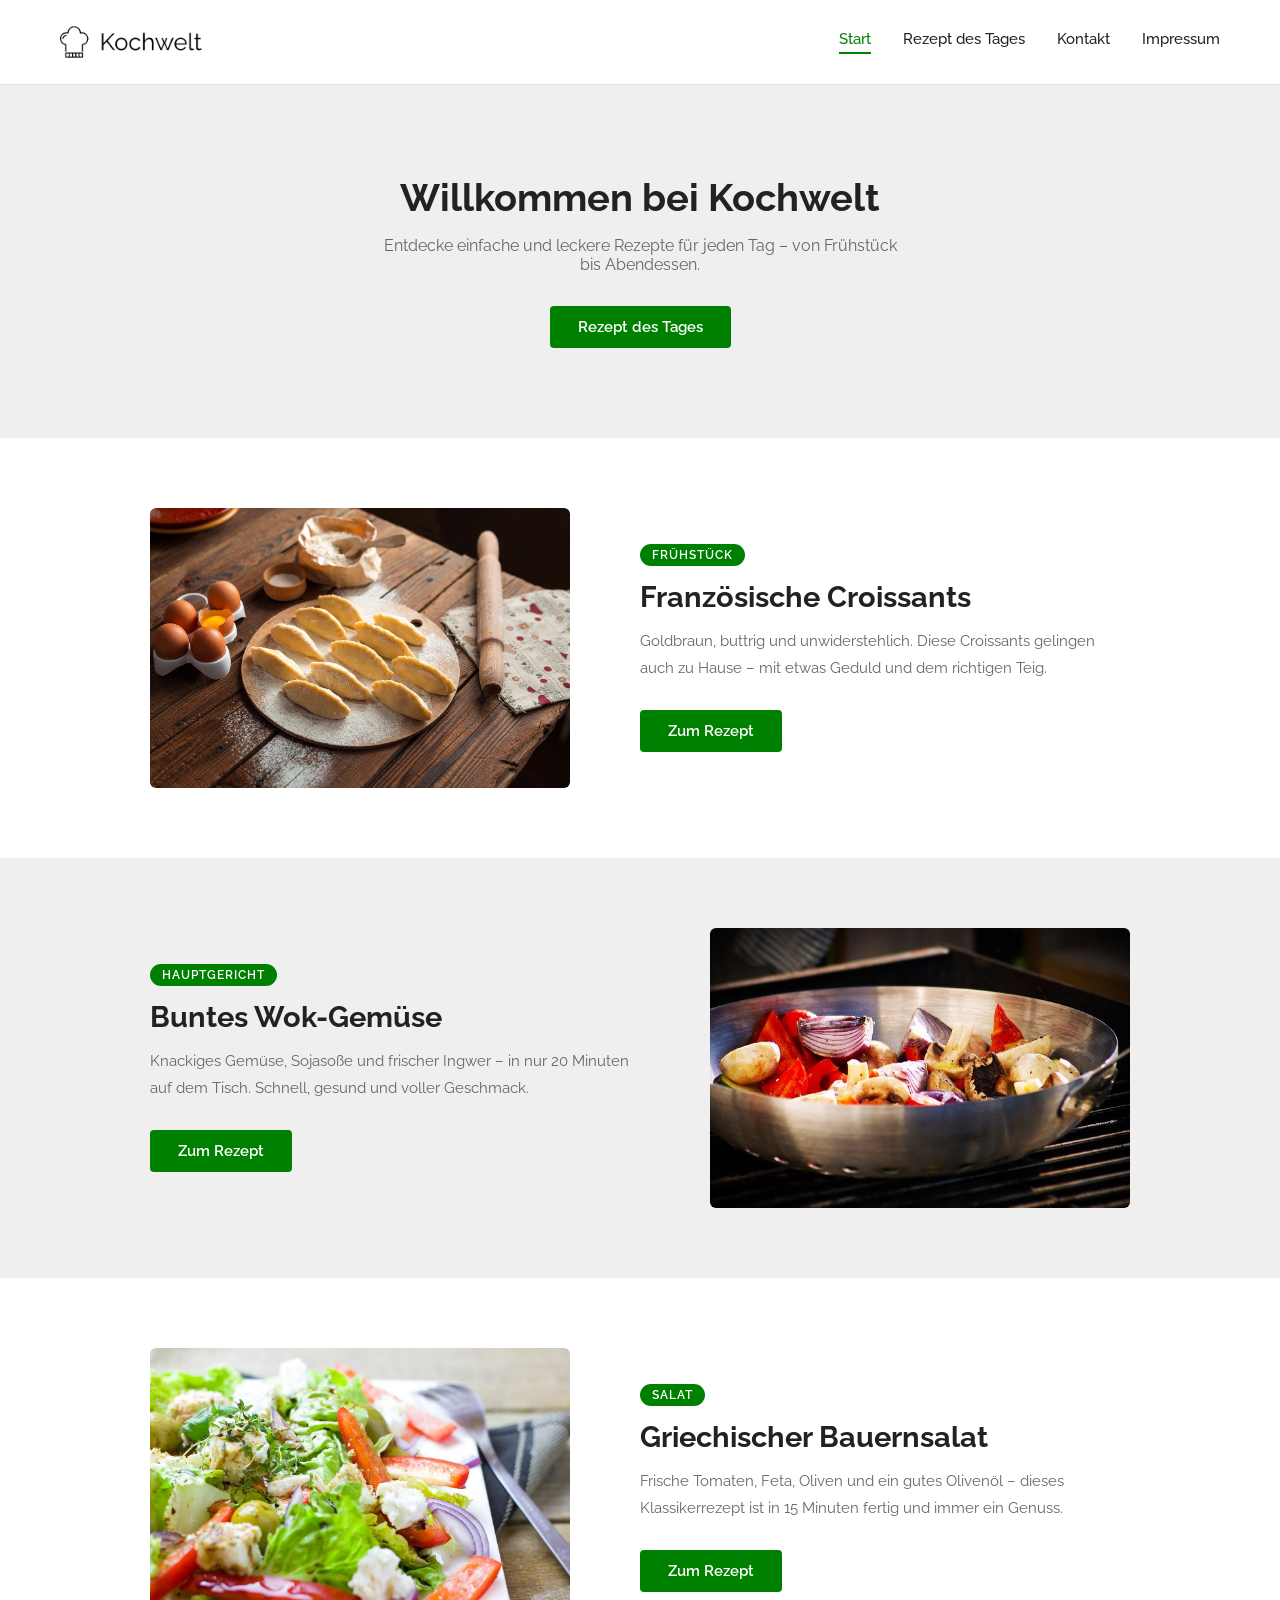
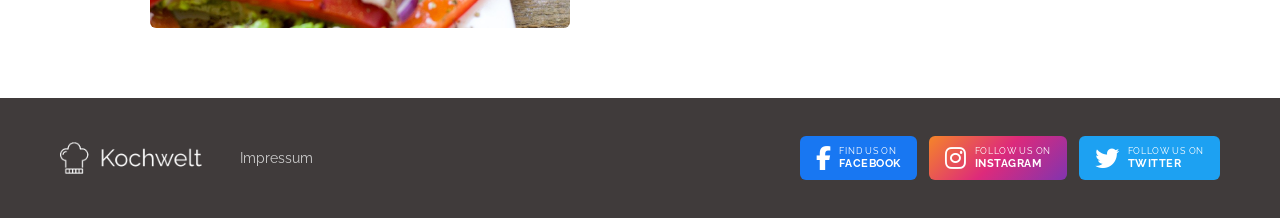
<file: index.html>
<!DOCTYPE html>
<html lang="de">
<head>
  <meta charset="UTF-8" />
  <meta name="viewport" content="width=device-width, initial-scale=1.0" />
  <title>Kochwelt – Startseite</title>
  <link rel="stylesheet" href="style.css" />
  <link rel="icon" type="image/x-icon" href="img/logo_small.png">
  <link rel="stylesheet" href="https://cdnjs.cloudflare.com/ajax/libs/font-awesome/6.5.0/css/all.min.css" />
</head>
<body>

  <!-- HEADER -->
  <header>
    <a href="index.html" class="logo">
      <img src="img/logo.png" alt="Kochwelt Logo" />
    </a>
    <button class="nav-toggle" aria-label="Menü öffnen" onclick="this.closest('header').querySelector('nav').classList.toggle('open')">
      <span></span>
      <span></span>
      <span></span>
    </button>
    <nav>
      <a href="index.html" class="active">Start</a>
      <a href="rezept-croissant.html">Rezept des Tages</a>
      <a href="kontakt.html">Kontakt</a>
      <a href="impressum.html">Impressum</a>
    </nav>
  </header>

  <!-- HERO -->
  <section class="hero">
    <div class="hero-content fly-up">
      <h1>Willkommen bei Kochwelt</h1>
      <p>Entdecke einfache und leckere Rezepte für jeden Tag – von Frühstück bis Abendessen.</p>
      <a href="rezept-croissant.html" class="btn-green">Rezept des Tages</a>
    </div>
  </section>

  <!-- REZEPT 1 — Bild links, Text rechts -->
  <section class="showcase-section bg-white">
    <div class="showcase fly-left">
      <img src="img/croissant.jpg" alt="Französische Croissants" />
      <div class="showcase-text">
        <span class="showcase-tag">Frühstück</span>
        <h2>Französische Croissants</h2>
        <p>Goldbraun, buttrig und unwiderstehlich. Diese Croissants gelingen auch zu Hause – mit etwas Geduld und dem richtigen Teig.</p>
        <a href="rezept-croissant.html" class="btn-green">Zum Rezept</a>
      </div>
    </div>
  </section>

  <!-- REZEPT 2 — Text links, Bild rechts -->
  <section class="showcase-section bg-gray">
    <div class="showcase showcase-reverse fly-right">
      <img src="img/wok.jpg" alt="Buntes Wok-Gemüse" />
      <div class="showcase-text">
        <span class="showcase-tag">Hauptgericht</span>
        <h2>Buntes Wok-Gemüse</h2>
        <p>Knackiges Gemüse, Sojasoße und frischer Ingwer – in nur 20 Minuten auf dem Tisch. Schnell, gesund und voller Geschmack.</p>
        <a href="rezept-wok.html" class="btn-green">Zum Rezept</a>
      </div>
    </div>
  </section>

  <!-- REZEPT 3 — Bild links, Text rechts -->
  <section class="showcase-section bg-white">
    <div class="showcase fly-left">
      <img src="img/salad.jpg" alt="Griechischer Bauernsalat" />
      <div class="showcase-text">
        <span class="showcase-tag">Salat</span>
        <h2>Griechischer Bauernsalat</h2>
        <p>Frische Tomaten, Feta, Oliven und ein gutes Olivenöl – dieses Klassikerrezept ist in 15 Minuten fertig und immer ein Genuss.</p>
        <a href="rezept-bauernsalat.html" class="btn-green">Zum Rezept</a>
      </div>
    </div>
  </section>

  <!-- FOOTER -->
  <footer>
    <div class="footer-left">
      <a href="index.html" class="logo">
        <img src="img/logo.png" alt="Kochwelt Logo" />
      </a>
      <a href="impressum.html" class="footer-impressum">Impressum</a>
    </div>
    <div class="social-links">
      <a href="https://www.facebook.com/?locale=de_DE" target="_blank" class="social-btn facebook">
        <i class="fa-brands fa-facebook-f"></i>
        <div><span class="find-text">Find us on</span>Facebook</div>
      </a>
      <a href="https://www.instagram.com/" target="_blank" class="social-btn instagram">
        <i class="fa-brands fa-instagram"></i>
        <div><span class="find-text">Follow us on</span>Instagram</div>
      </a>
      <a href="https://x.com/?lang=de" target="_blank" class="social-btn twitter">
        <i class="fa-brands fa-twitter"></i>
        <div><span class="find-text">Follow us on</span>Twitter</div>
      </a>
    </div>
  </footer>

  <script>
    const observer = new IntersectionObserver((entries) => {
      entries.forEach(entry => {
        if (entry.isIntersecting) entry.target.classList.add('visible');
      });
    }, { threshold: 0.15 });

    document.querySelectorAll('.fly-left, .fly-right, .fly-up').forEach(el => {
      observer.observe(el);
    });
  </script>

</body>
</html>
</file>
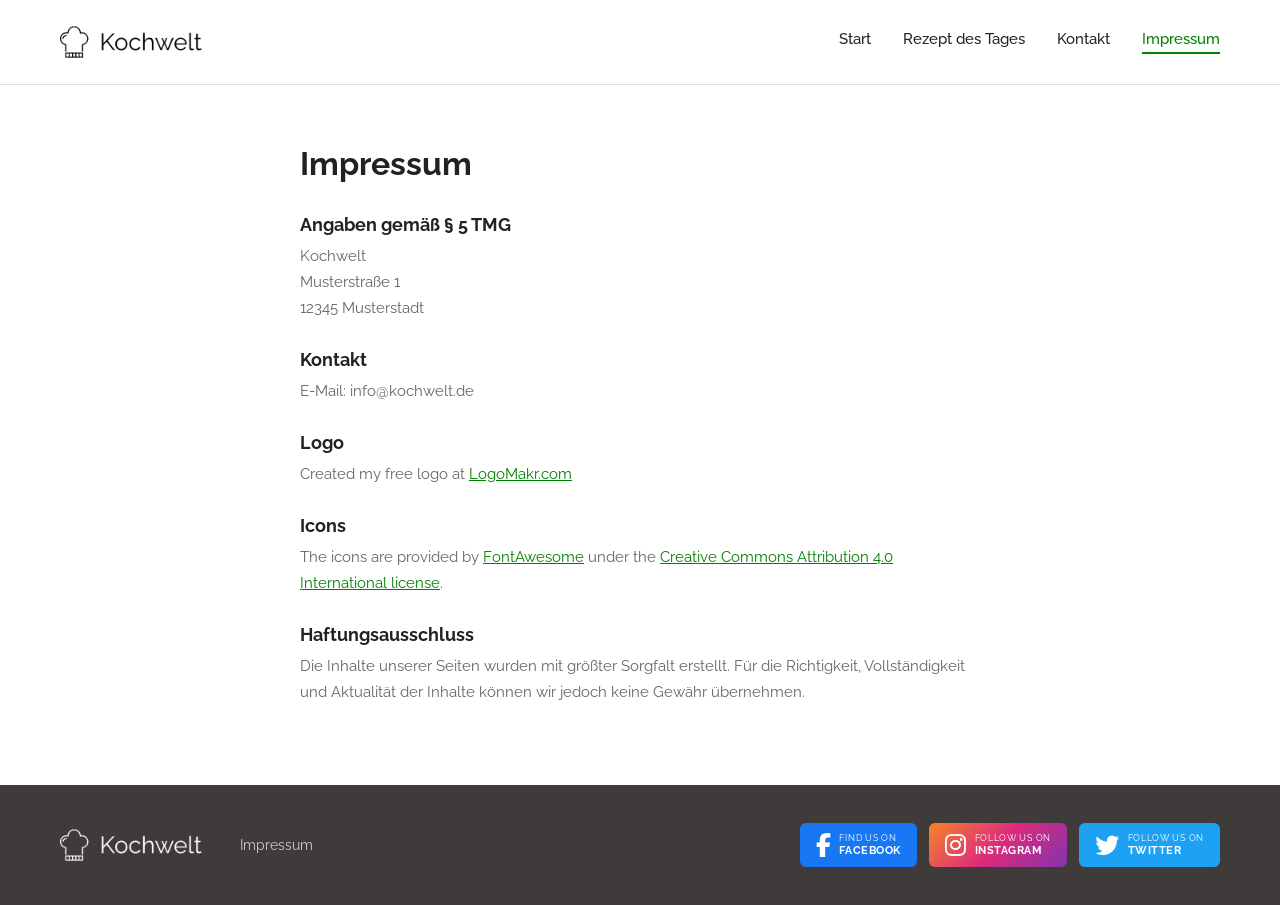
<file: impressum.html>
<!DOCTYPE html>
<html lang="de">
<head>
  <meta charset="UTF-8" />
  <meta name="viewport" content="width=device-width, initial-scale=1.0" />
  <title>Kochwelt – Impressum</title>
  <link rel="stylesheet" href="style.css" />
  <link rel="icon" type="image/x-icon" href="img/logo_small.png">
  <link rel="stylesheet" href="https://cdnjs.cloudflare.com/ajax/libs/font-awesome/6.5.0/css/all.min.css" />
</head>
<body>

  <!-- HEADER -->
  <header>
    <a href="index.html" class="logo">
      <img src="img/logo.png" alt="Kochwelt Logo" />
    </a>
    <button class="nav-toggle" aria-label="Menü öffnen" onclick="this.closest('header').querySelector('nav').classList.toggle('open')">
      <span></span>
      <span></span>
      <span></span>
    </button>
    <nav>
      <a href="index.html">Start</a>
      <a href="rezept-croissant.html">Rezept des Tages</a>
      <a href="kontakt.html">Kontakt</a>
      <a href="impressum.html" class="active">Impressum</a>
    </nav>
  </header>

  <!-- IMPRESSUM -->
  <main class="impressum-wrapper">
    <h1>Impressum</h1>

    <h2>Angaben gemäß § 5 TMG</h2>
    <p>
      Kochwelt<br />
      Musterstraße 1<br />
      12345 Musterstadt
    </p>

    <h2>Kontakt</h2>
    <p>
      E-Mail: info@kochwelt.de
    </p>

    <h2>Logo</h2>
    <p>
      Created my free logo at <a href="https://logomakr.com" target="_blank">LogoMakr.com</a>
    </p>

    <h2>Icons</h2>
    <p>
      The icons are provided by
      <a href="https://fontawesome.com/" rel="nofollow" target="_blank">FontAwesome</a>
      under the
      <a href="https://fontawesome.com/license" target="_blank" rel="nofollow">Creative Commons Attribution 4.0 International license</a>.
    </p>

    <h2>Haftungsausschluss</h2>
    <p>
      Die Inhalte unserer Seiten wurden mit größter Sorgfalt erstellt. Für die Richtigkeit,
      Vollständigkeit und Aktualität der Inhalte können wir jedoch keine Gewähr übernehmen.
    </p>
  </main>

  <!-- FOOTER -->
  <footer>
    <div class="footer-left">
      <a href="index.html" class="logo">
        <img src="img/logo.png" alt="Kochwelt Logo" />
      </a>
      <a href="impressum.html" class="footer-impressum">Impressum</a>
    </div>
    <div class="social-links">
      <a href="https://www.facebook.com/?locale=de_DE" target="_blank" class="social-btn facebook">
        <i class="fa-brands fa-facebook-f"></i>
        <div><span class="find-text">Find us on</span>Facebook</div>
      </a>
      <a href="https://www.instagram.com/" target="_blank" class="social-btn instagram">
        <i class="fa-brands fa-instagram"></i>
        <div><span class="find-text">Follow us on</span>Instagram</div>
      </a>
      <a href="https://x.com/?lang=de" target="_blank" class="social-btn twitter">
        <i class="fa-brands fa-twitter"></i>
        <div><span class="find-text">Follow us on</span>Twitter</div>
      </a>
    </div>
  </footer>

</body>
</html>
</file>
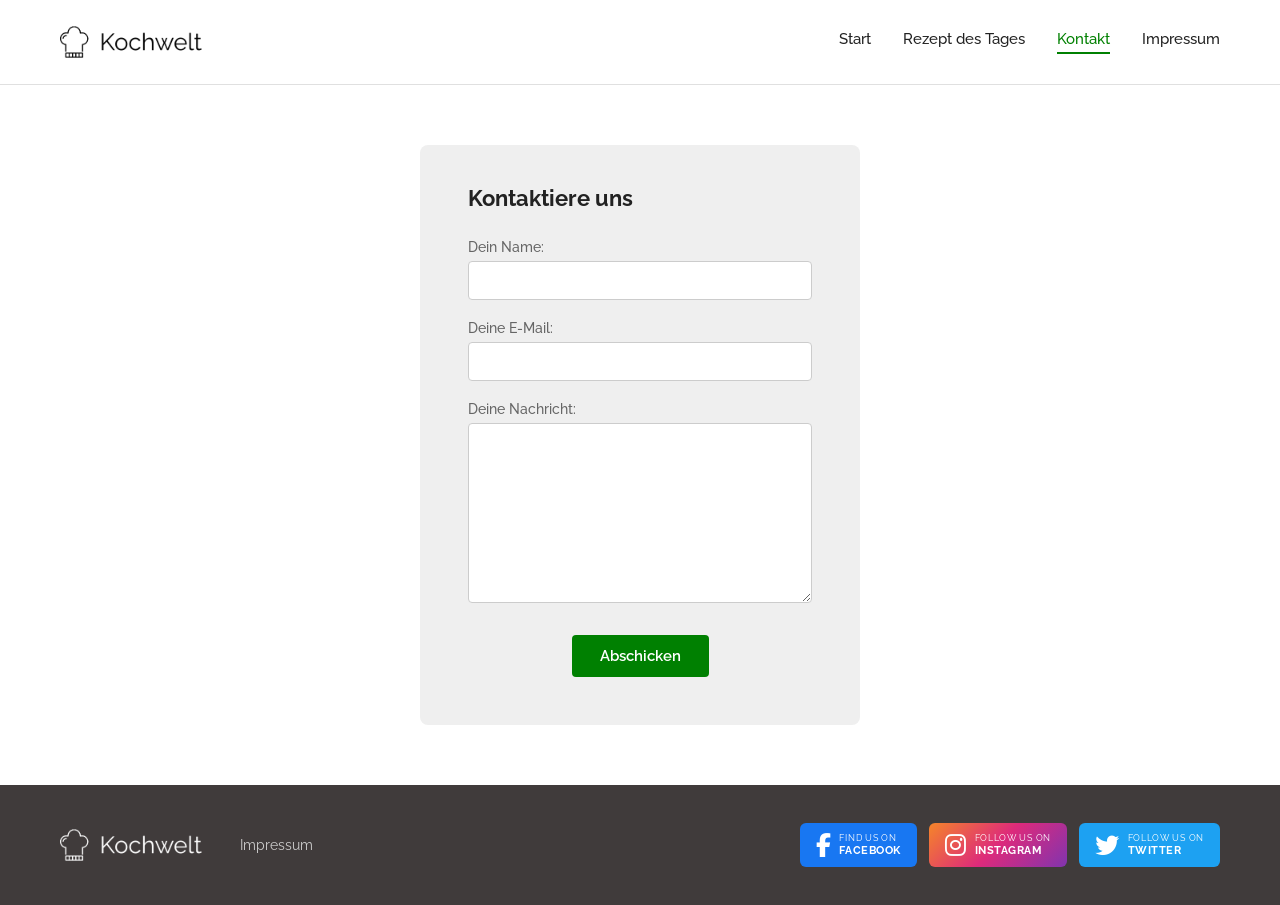
<file: kontakt.html>
<!DOCTYPE html>
<html lang="de">
<head>
  <meta charset="UTF-8" />
  <meta name="viewport" content="width=device-width, initial-scale=1.0" />
  <title>Kochwelt – Kontakt</title>
  <link rel="stylesheet" href="style.css" />
  <link rel="icon" type="image/x-icon" href="img/logo_small.png">
  <link rel="stylesheet" href="https://cdnjs.cloudflare.com/ajax/libs/font-awesome/6.5.0/css/all.min.css" />
</head>
<body>

  <!-- HEADER -->
  <header>
    <a href="index.html" class="logo">
      <img src="img/logo.png" alt="Kochwelt Logo" />
    </a>
    <button class="nav-toggle" aria-label="Menü öffnen" onclick="this.closest('header').querySelector('nav').classList.toggle('open')">
      <span></span>
      <span></span>
      <span></span>
    </button>
    <nav>
      <a href="index.html">Start</a>
      <a href="rezept-croissant.html">Rezept des Tages</a>
      <a href="kontakt.html" class="active">Kontakt</a>
      <a href="impressum.html">Impressum</a>
    </nav>
  </header>

  <!-- KONTAKT FORMULAR -->
  <div class="kontakt-wrapper">
    <div class="kontakt-card">
      <h2>Kontaktiere uns</h2>
      <form action="#" method="post">
        <div class="form-group">
          <label for="name">Dein Name:</label>
          <input type="text" id="name" name="name" placeholder="" required />
        </div>
        <div class="form-group">
          <label for="email">Deine E-Mail:</label>
          <input type="email" id="email" name="email" placeholder="" required />
        </div>
        <div class="form-group">
          <label for="nachricht">Deine Nachricht:</label>
          <textarea id="nachricht" name="nachricht" required></textarea>
        </div>
        <div class="form-submit">
          <button type="submit" class="btn-green">Abschicken</button>
        </div>
      </form>
    </div>
  </div>

  <!-- FOOTER -->
  <footer>
    <div class="footer-left">
      <a href="index.html" class="logo">
        <img src="img/logo.png" alt="Kochwelt Logo" />
      </a>
      <a href="impressum.html" class="footer-impressum">Impressum</a>
    </div>
    <div class="social-links">
      <a href="https://www.facebook.com/?locale=de_DE" target="_blank" class="social-btn facebook">
        <i class="fa-brands fa-facebook-f"></i>
        <div><span class="find-text">Find us on</span>Facebook</div>
      </a>
      <a href="https://www.instagram.com/" target="_blank" class="social-btn instagram">
        <i class="fa-brands fa-instagram"></i>
        <div><span class="find-text">Follow us on</span>Instagram</div>
      </a>
      <a href="https://x.com/?lang=de" target="_blank" class="social-btn twitter">
        <i class="fa-brands fa-twitter"></i>
        <div><span class="find-text">Follow us on</span>Twitter</div>
      </a>
    </div>
  </footer>

</body>
</html>
</file>
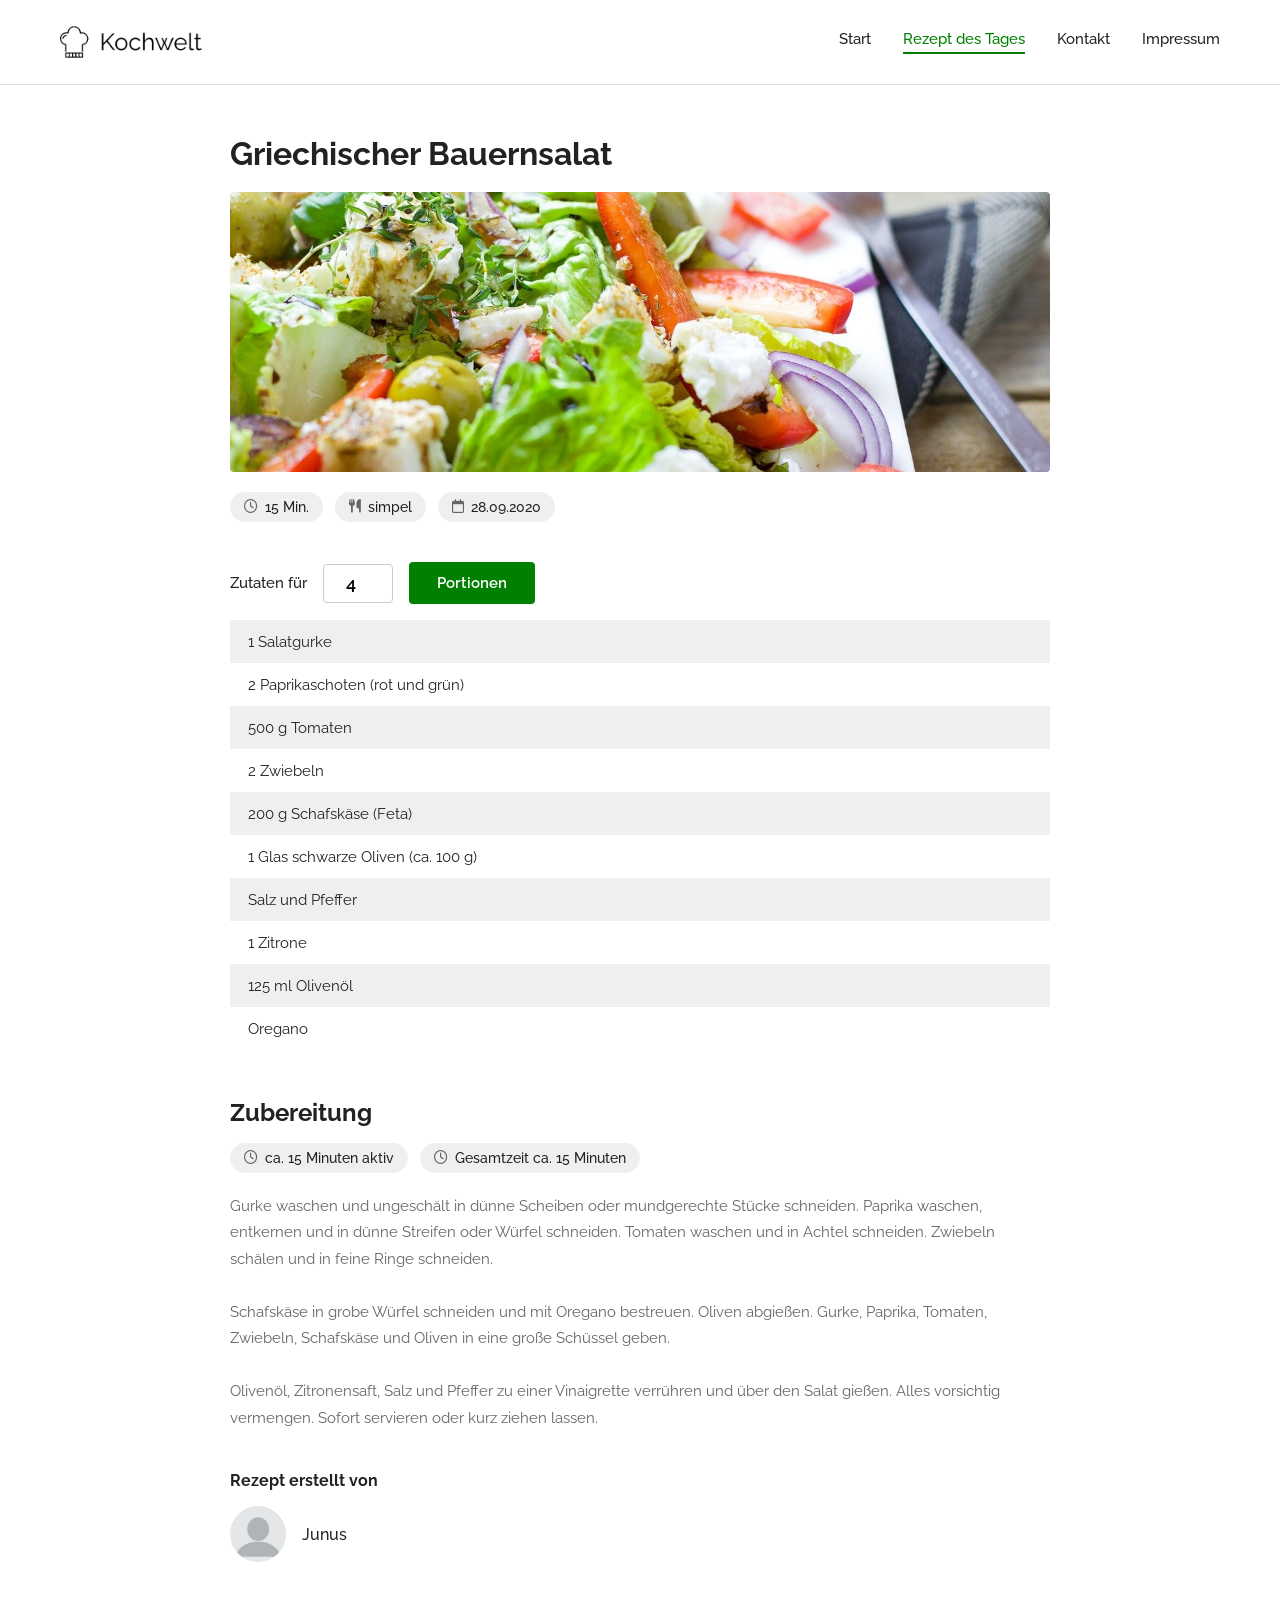
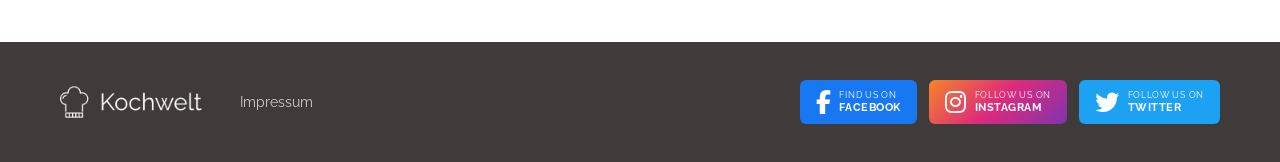
<file: rezept-bauernsalat.html>
<!DOCTYPE html>
<html lang="de">
<head>
  <meta charset="UTF-8" />
  <meta name="viewport" content="width=device-width, initial-scale=1.0" />
  <title>Kochwelt – Griechischer Bauernsalat</title>
  <link rel="stylesheet" href="style.css" />
  <link rel="icon" type="image/x-icon" href="img/logo_small.png">
  <link rel="stylesheet" href="https://cdnjs.cloudflare.com/ajax/libs/font-awesome/6.5.0/css/all.min.css" />
</head>
<body>

  <!-- HEADER -->
  <header>
    <a href="index.html" class="logo">
      <img src="img/logo.png" alt="Kochwelt Logo" />
    </a>
    <button class="nav-toggle" aria-label="Menü öffnen" onclick="this.closest('header').querySelector('nav').classList.toggle('open')">
      <span></span>
      <span></span>
      <span></span>
    </button>
    <nav>
      <a href="index.html">Start</a>
      <a href="rezept-croissant.html" class="active">Rezept des Tages</a>
      <a href="kontakt.html">Kontakt</a>
      <a href="impressum.html">Impressum</a>
    </nav>
  </header>

  <!-- REZEPT DETAIL -->
  <main class="rezept-detail">

    <h1>Griechischer Bauernsalat</h1>

    <img class="rezept-hero-img" src="img/salad.jpg" alt="Griechischer Bauernsalat" />

    <!-- Meta-Chips -->
    <div class="rezept-meta">
      <span class="meta-chip">
        <i class="fa-regular fa-clock"></i>
        15 Min.
      </span>
      <span class="meta-chip">
        <i class="fa-solid fa-utensils"></i>
        simpel
      </span>
      <span class="meta-chip">
        <i class="fa-regular fa-calendar"></i>
        28.09.2020
      </span>
    </div>

    <!-- ZUTATEN -->
    <div class="zutaten-header">
      <label for="portionen">Zutaten für</label>
      <input type="number" id="portionen" class="portionen-input" value="4" min="1" />
      <button class="btn-green" onclick="berechneMengen()">Portionen</button>
    </div>

    <ul class="zutaten-list" id="zutaten">
      <li><span class="menge" data-base="1">1</span> Salatgurke</li>
      <li><span class="menge" data-base="2">2</span> Paprikaschoten (rot und grün)</li>
      <li><span class="menge" data-base="500">500</span> g Tomaten</li>
      <li><span class="menge" data-base="2">2</span> Zwiebeln</li>
      <li><span class="menge" data-base="200">200</span> g Schafskäse (Feta)</li>
      <li><span class="menge" data-base="1">1</span> Glas schwarze Oliven (ca. 100 g)</li>
      <li>Salz und Pfeffer</li>
      <li><span class="menge" data-base="1">1</span> Zitrone</li>
      <li><span class="menge" data-base="125">125</span> ml Olivenöl</li>
      <li>Oregano</li>
    </ul>

    <!-- ZUBEREITUNG -->
    <div class="zubereitung">
      <h2>Zubereitung</h2>
      <div class="zubereitung-meta">
        <span class="meta-chip">
          <i class="fa-regular fa-clock"></i>
          ca. 15 Minuten aktiv
        </span>
        <span class="meta-chip">
          <i class="fa-regular fa-clock"></i>
          Gesamtzeit ca. 15 Minuten
        </span>
      </div>
      <p>
        Gurke waschen und ungeschält in dünne Scheiben oder mundgerechte Stücke schneiden.
        Paprika waschen, entkernen und in dünne Streifen oder Würfel schneiden. Tomaten waschen
        und in Achtel schneiden. Zwiebeln schälen und in feine Ringe schneiden.<br /><br />
        Schafskäse in grobe Würfel schneiden und mit Oregano bestreuen. Oliven abgießen.
        Gurke, Paprika, Tomaten, Zwiebeln, Schafskäse und Oliven in eine große Schüssel geben.<br /><br />
        Olivenöl, Zitronensaft, Salz und Pfeffer zu einer Vinaigrette verrühren und über den
        Salat gießen. Alles vorsichtig vermengen. Sofort servieren oder kurz ziehen lassen.
      </p>
    </div>

    <!-- AUTOR -->
    <div class="rezept-autor">
      <h3>Rezept erstellt von</h3>
      <div class="autor-info">
        <img src="img/profile.png" alt="Autor Avatar" />
        <span>Junus</span>
      </div>
    </div>

  </main>

  <!-- FOOTER -->
  <footer>
    <div class="footer-left">
      <a href="index.html" class="logo">
        <img src="img/logo.png" alt="Kochwelt Logo" />
      </a>
      <a href="impressum.html" class="footer-impressum">Impressum</a>
    </div>
    <div class="social-links">
      <a href="https://www.facebook.com/?locale=de_DE" target="_blank" class="social-btn facebook">
        <i class="fa-brands fa-facebook-f"></i>
        <div><span class="find-text">Find us on</span>Facebook</div>
      </a>
      <a href="https://www.instagram.com/" target="_blank" class="social-btn instagram">
        <i class="fa-brands fa-instagram"></i>
        <div><span class="find-text">Follow us on</span>Instagram</div>
      </a>
      <a href="https://x.com/?lang=de" target="_blank" class="social-btn twitter">
        <i class="fa-brands fa-twitter"></i>
        <div><span class="find-text">Follow us on</span>Twitter</div>
      </a>
    </div>
  </footer>

  <script>
    const BASIS_PORTIONEN = 4;
    const input = document.getElementById('portionen');

    input.addEventListener('keydown', function(e) {
      const erlaubt = ['Backspace', 'Delete', 'ArrowLeft', 'ArrowRight', 'Tab'];
      if (erlaubt.includes(e.key)) return;
      if (!/^\d$/.test(e.key)) e.preventDefault();
    });

    input.addEventListener('input', function() {
      this.value = this.value.replace(/[^0-9]/g, '');
      if (this.value !== '') berechneMengen();
    });

    // Erst beim Verlassen: leeres Feld oder 0 auf 1 setzen
    input.addEventListener('blur', function() {
      if (this.value === '' || parseInt(this.value) < 1) {
        this.value = 1;
        berechneMengen();
      }
    });

    function berechneMengen() {
      const portionen = Math.max(1, parseInt(input.value) || 1);
      input.value = portionen;
      const faktor = portionen / BASIS_PORTIONEN;

      document.querySelectorAll('.menge').forEach(span => {
        const basis = parseFloat(span.dataset.base);
        const neu = basis * faktor;
        span.textContent = Number.isInteger(neu) ? neu : parseFloat(neu.toFixed(1));
      });
    }
  </script>

</body>
</html>
</file>
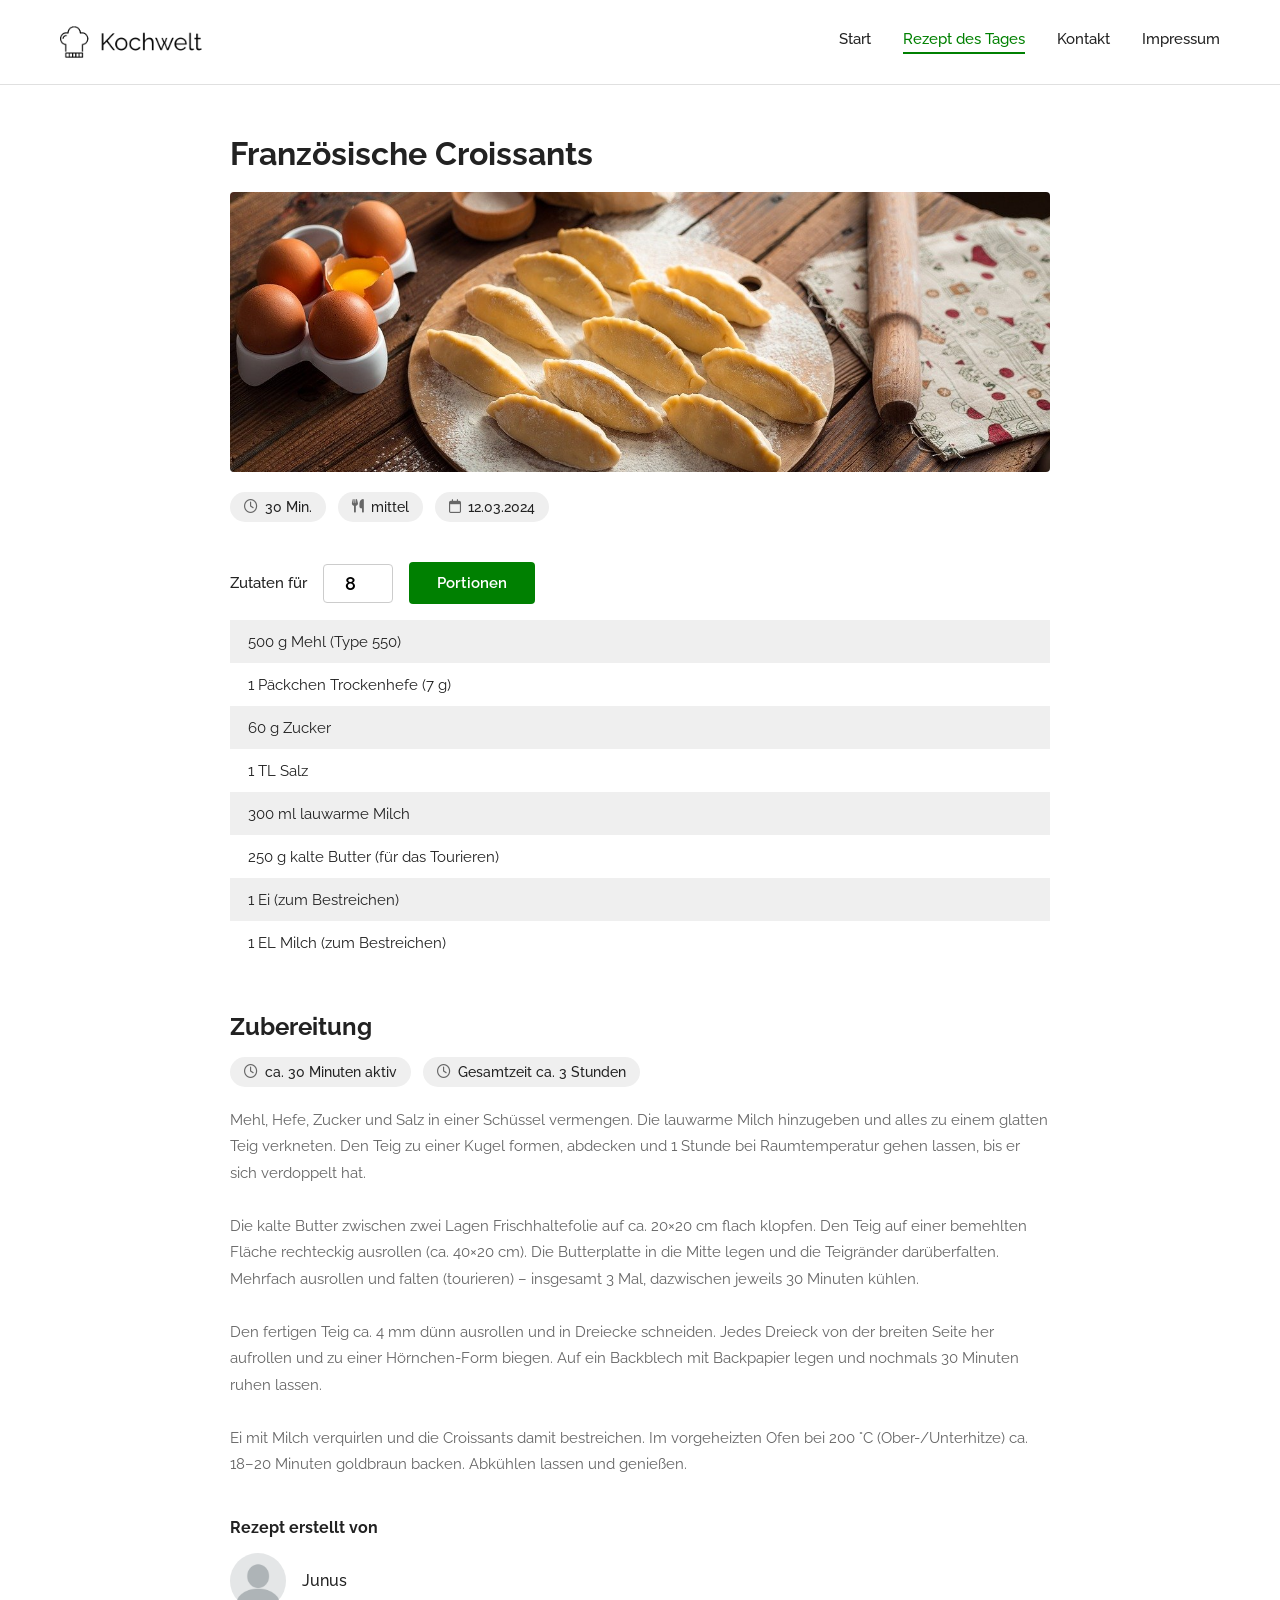
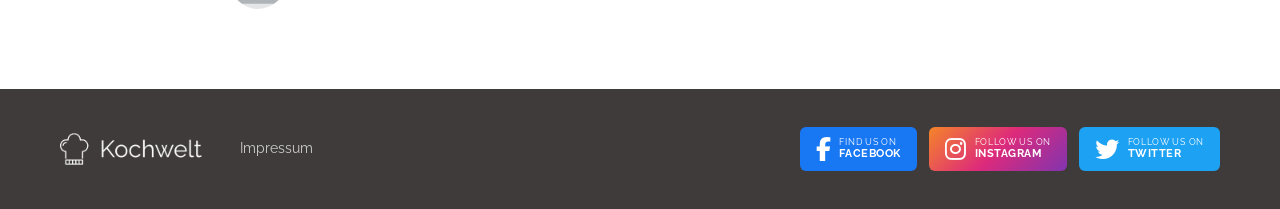
<file: rezept-croissant.html>
<!DOCTYPE html>
<html lang="de">
<head>
  <meta charset="UTF-8" />
  <meta name="viewport" content="width=device-width, initial-scale=1.0" />
  <title>Kochwelt – Französische Croissants</title>
  <link rel="stylesheet" href="style.css" />
  <link rel="icon" type="image/x-icon" href="img/logo_small.png">
  <link rel="stylesheet" href="https://cdnjs.cloudflare.com/ajax/libs/font-awesome/6.5.0/css/all.min.css" />
</head>
<body>

  <!-- HEADER -->
  <header>
    <a href="index.html" class="logo">
      <img src="img/logo.png" alt="Kochwelt Logo" />
    </a>
    <button class="nav-toggle" aria-label="Menü öffnen" onclick="this.closest('header').querySelector('nav').classList.toggle('open')">
      <span></span>
      <span></span>
      <span></span>
    </button>
    <nav>
      <a href="index.html">Start</a>
      <a href="rezept-croissant.html" class="active">Rezept des Tages</a>
      <a href="kontakt.html">Kontakt</a>
      <a href="impressum.html">Impressum</a>
    </nav>
  </header>

  <!-- REZEPT DETAIL -->
  <main class="rezept-detail">

    <h1>Französische Croissants</h1>

    <img class="rezept-hero-img" src="img/croissant.jpg" alt="Französische Croissants" />

    <!-- Meta-Chips -->
    <div class="rezept-meta">
      <span class="meta-chip">
        <i class="fa-regular fa-clock"></i>
        30 Min.
      </span>
      <span class="meta-chip">
        <i class="fa-solid fa-utensils"></i>
        mittel
      </span>
      <span class="meta-chip">
        <i class="fa-regular fa-calendar"></i>
        12.03.2024
      </span>
    </div>

    <!-- ZUTATEN -->
    <div class="zutaten-header">
      <label for="portionen">Zutaten für</label>
      <input type="number" id="portionen" class="portionen-input" value="8" min="1" />
      <button class="btn-green" onclick="berechneMengen()">Portionen</button>
    </div>

    <ul class="zutaten-list" id="zutaten">
      <li><span class="menge" data-base="500">500</span> g Mehl (Type 550)</li>
      <li><span class="menge" data-base="1">1</span> Päckchen Trockenhefe (7 g)</li>
      <li><span class="menge" data-base="60">60</span> g Zucker</li>
      <li><span class="menge" data-base="1">1</span> TL Salz</li>
      <li><span class="menge" data-base="300">300</span> ml lauwarme Milch</li>
      <li><span class="menge" data-base="250">250</span> g kalte Butter (für das Tourieren)</li>
      <li><span class="menge" data-base="1">1</span> Ei (zum Bestreichen)</li>
      <li><span class="menge" data-base="1">1</span> EL Milch (zum Bestreichen)</li>
    </ul>

    <!-- ZUBEREITUNG -->
    <div class="zubereitung">
      <h2>Zubereitung</h2>
      <div class="zubereitung-meta">
        <span class="meta-chip">
          <i class="fa-regular fa-clock"></i>
          ca. 30 Minuten aktiv
        </span>
        <span class="meta-chip">
          <i class="fa-regular fa-clock"></i>
          Gesamtzeit ca. 3 Stunden
        </span>
      </div>
      <p>
        Mehl, Hefe, Zucker und Salz in einer Schüssel vermengen. Die lauwarme Milch hinzugeben
        und alles zu einem glatten Teig verkneten. Den Teig zu einer Kugel formen, abdecken und
        1 Stunde bei Raumtemperatur gehen lassen, bis er sich verdoppelt hat.<br /><br />
        Die kalte Butter zwischen zwei Lagen Frischhaltefolie auf ca. 20×20 cm flach klopfen.
        Den Teig auf einer bemehlten Fläche rechteckig ausrollen (ca. 40×20 cm). Die Butterplatte
        in die Mitte legen und die Teigränder darüberfalten. Mehrfach ausrollen und falten
        (tourieren) – insgesamt 3 Mal, dazwischen jeweils 30 Minuten kühlen.<br /><br />
        Den fertigen Teig ca. 4 mm dünn ausrollen und in Dreiecke schneiden. Jedes Dreieck von
        der breiten Seite her aufrollen und zu einer Hörnchen-Form biegen. Auf ein Backblech mit
        Backpapier legen und nochmals 30 Minuten ruhen lassen.<br /><br />
        Ei mit Milch verquirlen und die Croissants damit bestreichen. Im vorgeheizten Ofen bei
        200 °C (Ober-/Unterhitze) ca. 18–20 Minuten goldbraun backen. Abkühlen lassen und genießen.
      </p>
    </div>

    <!-- AUTOR -->
    <div class="rezept-autor">
      <h3>Rezept erstellt von</h3>
      <div class="autor-info">
        <img src="img/profile.png" alt="Autor Avatar" />
        <span>Junus</span>
      </div>
    </div>

  </main>

  <!-- FOOTER -->
  <footer>
    <div class="footer-left">
      <a href="index.html" class="logo">
        <img src="img/logo.png" alt="Kochwelt Logo" />
      </a>
      <a href="impressum.html" class="footer-impressum">Impressum</a>
    </div>
    <div class="social-links">
      <a href="https://www.facebook.com/?locale=de_DE" target="_blank" class="social-btn facebook">
        <i class="fa-brands fa-facebook-f"></i>
        <div><span class="find-text">Find us on</span>Facebook</div>
      </a>
      <a href="https://www.instagram.com/" target="_blank" class="social-btn instagram">
        <i class="fa-brands fa-instagram"></i>
        <div><span class="find-text">Follow us on</span>Instagram</div>
      </a>
      <a href="https://x.com/?lang=de" target="_blank" class="social-btn twitter">
        <i class="fa-brands fa-twitter"></i>
        <div><span class="find-text">Follow us on</span>Twitter</div>
      </a>
    </div>
  </footer>

  <script>
    const BASIS_PORTIONEN = 8;
    const input = document.getElementById('portionen');

    // Nur Zahlen erlauben, kein Minus, kein Komma
    input.addEventListener('keydown', function(e) {
      const erlaubt = ['Backspace', 'Delete', 'ArrowLeft', 'ArrowRight', 'Tab'];
      if (erlaubt.includes(e.key)) return;
      if (!/^\d$/.test(e.key)) e.preventDefault();
    });

    // Beim Einfügen (Paste) alles außer Zahlen entfernen
    input.addEventListener('input', function() {
      this.value = this.value.replace(/[^0-9]/g, '');
      if (this.value !== '') berechneMengen();
    });

    // Erst beim Verlassen: leeres Feld oder 0 auf 1 setzen
    input.addEventListener('blur', function() {
      if (this.value === '' || parseInt(this.value) < 1) {
        this.value = 1;
        berechneMengen();
      }
    });

    function berechneMengen() {
      const portionen = Math.max(1, parseInt(input.value) || 1);
      input.value = portionen;
      const faktor = portionen / BASIS_PORTIONEN;

      document.querySelectorAll('.menge').forEach(span => {
        const basis = parseFloat(span.dataset.base);
        const neu = basis * faktor;
        // Ganzzahl wenn möglich, sonst 1 Nachkommastelle
        span.textContent = Number.isInteger(neu) ? neu : parseFloat(neu.toFixed(1));
      });
    }
  </script>

</body>
</html>
</file>
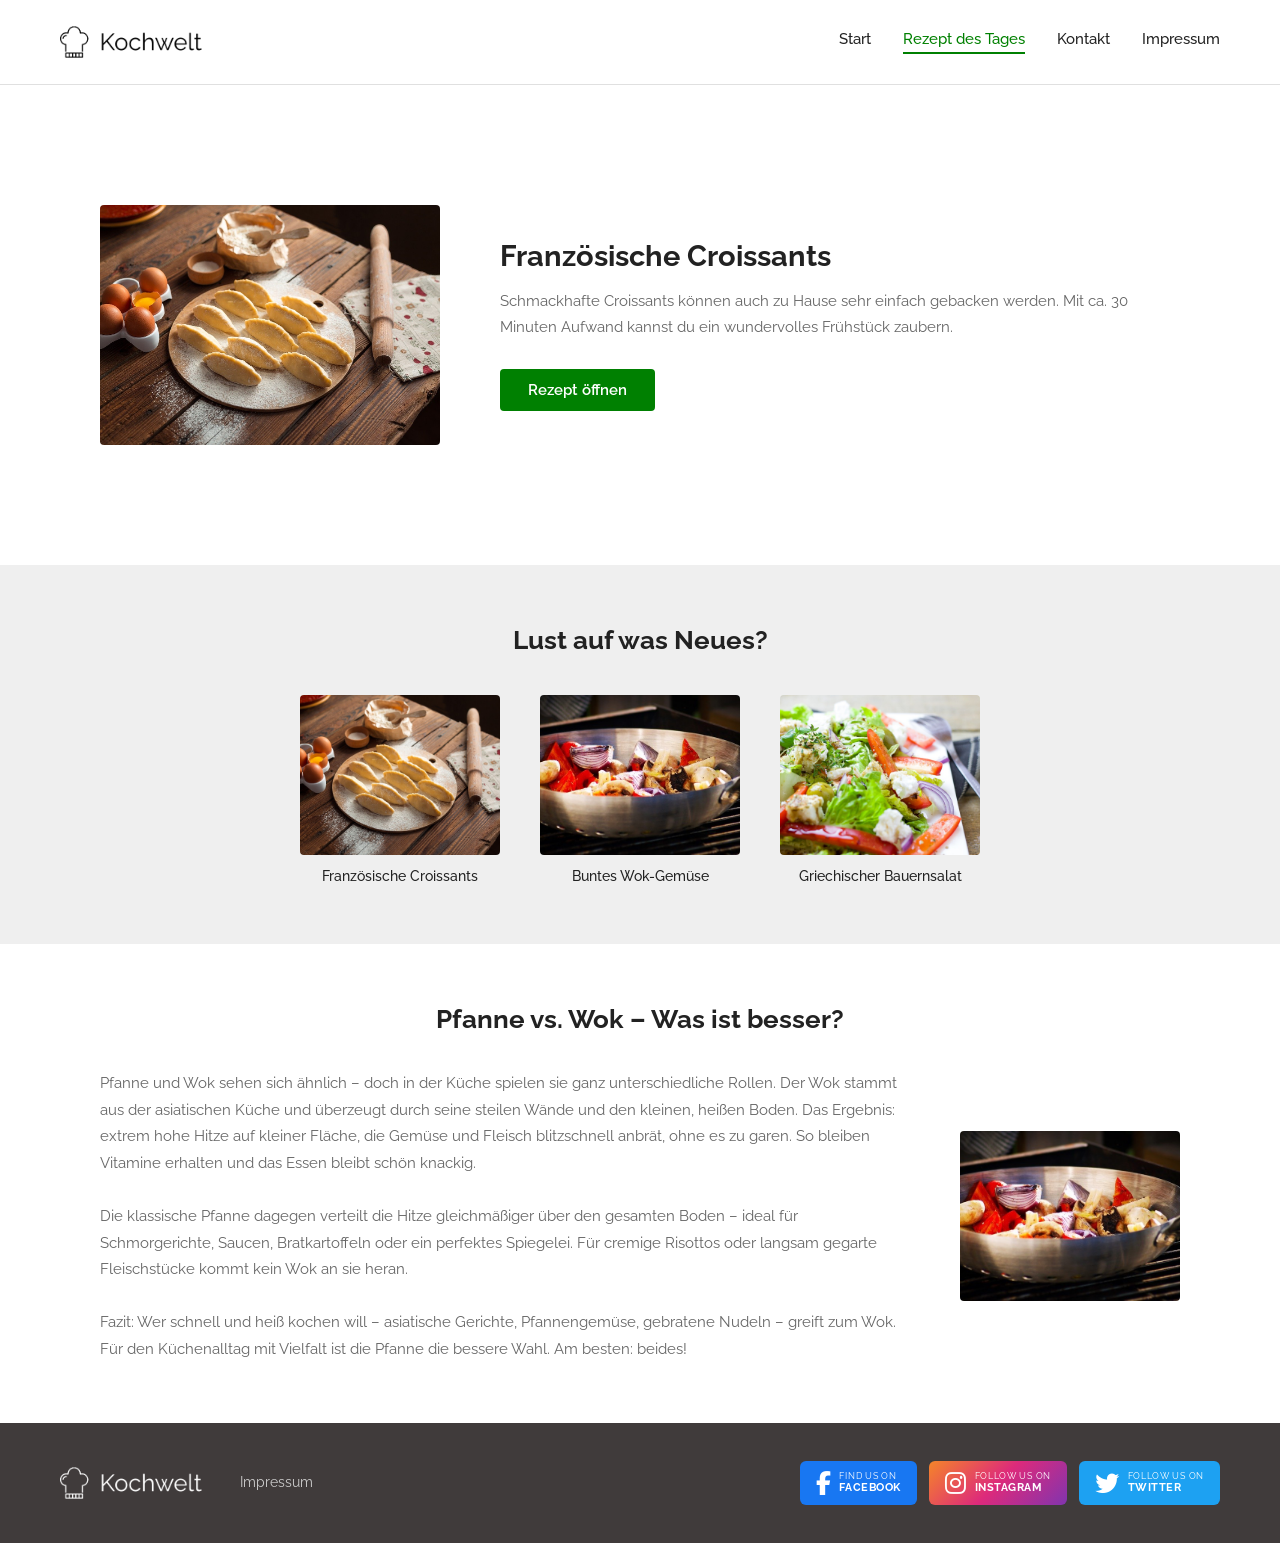
<file: rezept-des-tages.html>
<!DOCTYPE html>
<html lang="de">
<head>
  <meta charset="UTF-8" />
  <meta name="viewport" content="width=device-width, initial-scale=1.0" />
  <title>Kochwelt – Rezept des Tages</title>
  <link rel="stylesheet" href="style.css" />
  <link rel="icon" type="image/x-icon" href="img/logo_small.png">
  <link rel="stylesheet" href="https://cdnjs.cloudflare.com/ajax/libs/font-awesome/6.5.0/css/all.min.css" />
</head>
<body>

  <!-- HEADER -->
  <header>
    <a href="index.html" class="logo">
      <img src="img/logo.png" alt="Kochwelt Logo" />
    </a>
    <button class="nav-toggle" aria-label="Menü öffnen" onclick="this.closest('header').querySelector('nav').classList.toggle('open')">
      <span></span>
      <span></span>
      <span></span>
    </button>
    <nav>
      <a href="index.html">Start</a>
      <a href="rezept-des-tages.html" class="active">Rezept des Tages</a>
      <a href="kontakt.html">Kontakt</a>
      <a href="impressum.html">Impressum</a>
    </nav>
  </header>

  <!-- FEATURED RECIPE -->
  <section style="background: var(--white); padding: 60px 0;">
    <div class="featured-recipe">
      <img class="recipe-img" src="img/croissant.jpg" alt="Französische Croissants" />
      <div class="recipe-info">
        <h1>Französische Croissants</h1>
        <p>
          Schmackhafte Croissants können auch zu Hause sehr einfach gebacken
          werden. Mit ca. 30 Minuten Aufwand kannst du ein wundervolles
          Frühstück zaubern.
        </p>
        <a href="rezept-croissant.html" class="btn-green">Rezept öffnen</a>
      </div>
    </div>
  </section>

  <!-- NEUE REZEPTE -->
  <section class="new-recipes">
    <h2>Lust auf was Neues?</h2>
    <div class="recipe-cards">
      <a href="rezept-croissant.html" class="recipe-card">
        <img src="img/croissant.jpg" alt="Französische Croissants" />
        <span>Französische Croissants</span>
      </a>
      <a href="rezept-wok.html" class="recipe-card">
        <img src="img/wok.jpg" alt="Buntes Wok-Gemüse" />
        <span>Buntes Wok-Gemüse</span>
      </a>
      <a href="rezept-bauernsalat.html" class="recipe-card">
        <img src="img/salad.jpg" alt="Griechischer Bauernsalat" />
        <span>Griechischer Bauernsalat</span>
      </a>
    </div>
  </section>

  <!-- ARTIKEL SECTION -->
  <section style="background: var(--white);">
    <div class="article-section">
      <h2>Pfanne vs. Wok – Was ist besser?</h2>
      <div class="article-content">
        <p>
          Pfanne und Wok sehen sich ähnlich – doch in der Küche spielen sie ganz unterschiedliche
          Rollen. Der Wok stammt aus der asiatischen Küche und überzeugt durch seine steilen Wände
          und den kleinen, heißen Boden. Das Ergebnis: extrem hohe Hitze auf kleiner Fläche, die
          Gemüse und Fleisch blitzschnell anbrät, ohne es zu garen. So bleiben Vitamine erhalten
          und das Essen bleibt schön knackig.<br /><br />
          Die klassische Pfanne dagegen verteilt die Hitze gleichmäßiger über den gesamten Boden –
          ideal für Schmorgerichte, Saucen, Bratkartoffeln oder ein perfektes Spiegelei. Für
          cremige Risottos oder langsam gegarte Fleischstücke kommt kein Wok an sie heran.<br /><br />
          Fazit: Wer schnell und heiß kochen will – asiatische Gerichte, Pfannengemüse, gebratene
          Nudeln – greift zum Wok. Für den Küchenalltag mit Vielfalt ist die Pfanne die bessere Wahl.
          Am besten: beides!
        </p>
        <img src="img/wok.jpg" alt="Pfanne vs. Wok" />
      </div>
    </div>
  </section>

  <!-- FOOTER -->
  <footer>
    <div class="footer-left">
      <a href="index.html" class="logo">
        <img src="img/logo.png" alt="Kochwelt Logo" />
      </a>
      <a href="impressum.html" class="footer-impressum">Impressum</a>
    </div>
    <div class="social-links">
      <a href="https://www.facebook.com/?locale=de_DE" target="_blank" class="social-btn facebook">
        <i class="fa-brands fa-facebook-f"></i>
        <div><span class="find-text">Find us on</span>Facebook</div>
      </a>
      <a href="https://www.instagram.com/" target="_blank" class="social-btn instagram">
        <i class="fa-brands fa-instagram"></i>
        <div><span class="find-text">Follow us on</span>Instagram</div>
      </a>
      <a href="https://x.com/?lang=de" target="_blank" class="social-btn twitter">
        <i class="fa-brands fa-twitter"></i>
        <div><span class="find-text">Follow us on</span>Twitter</div>
      </a>
    </div>
  </footer>

</body>
</html>
</file>
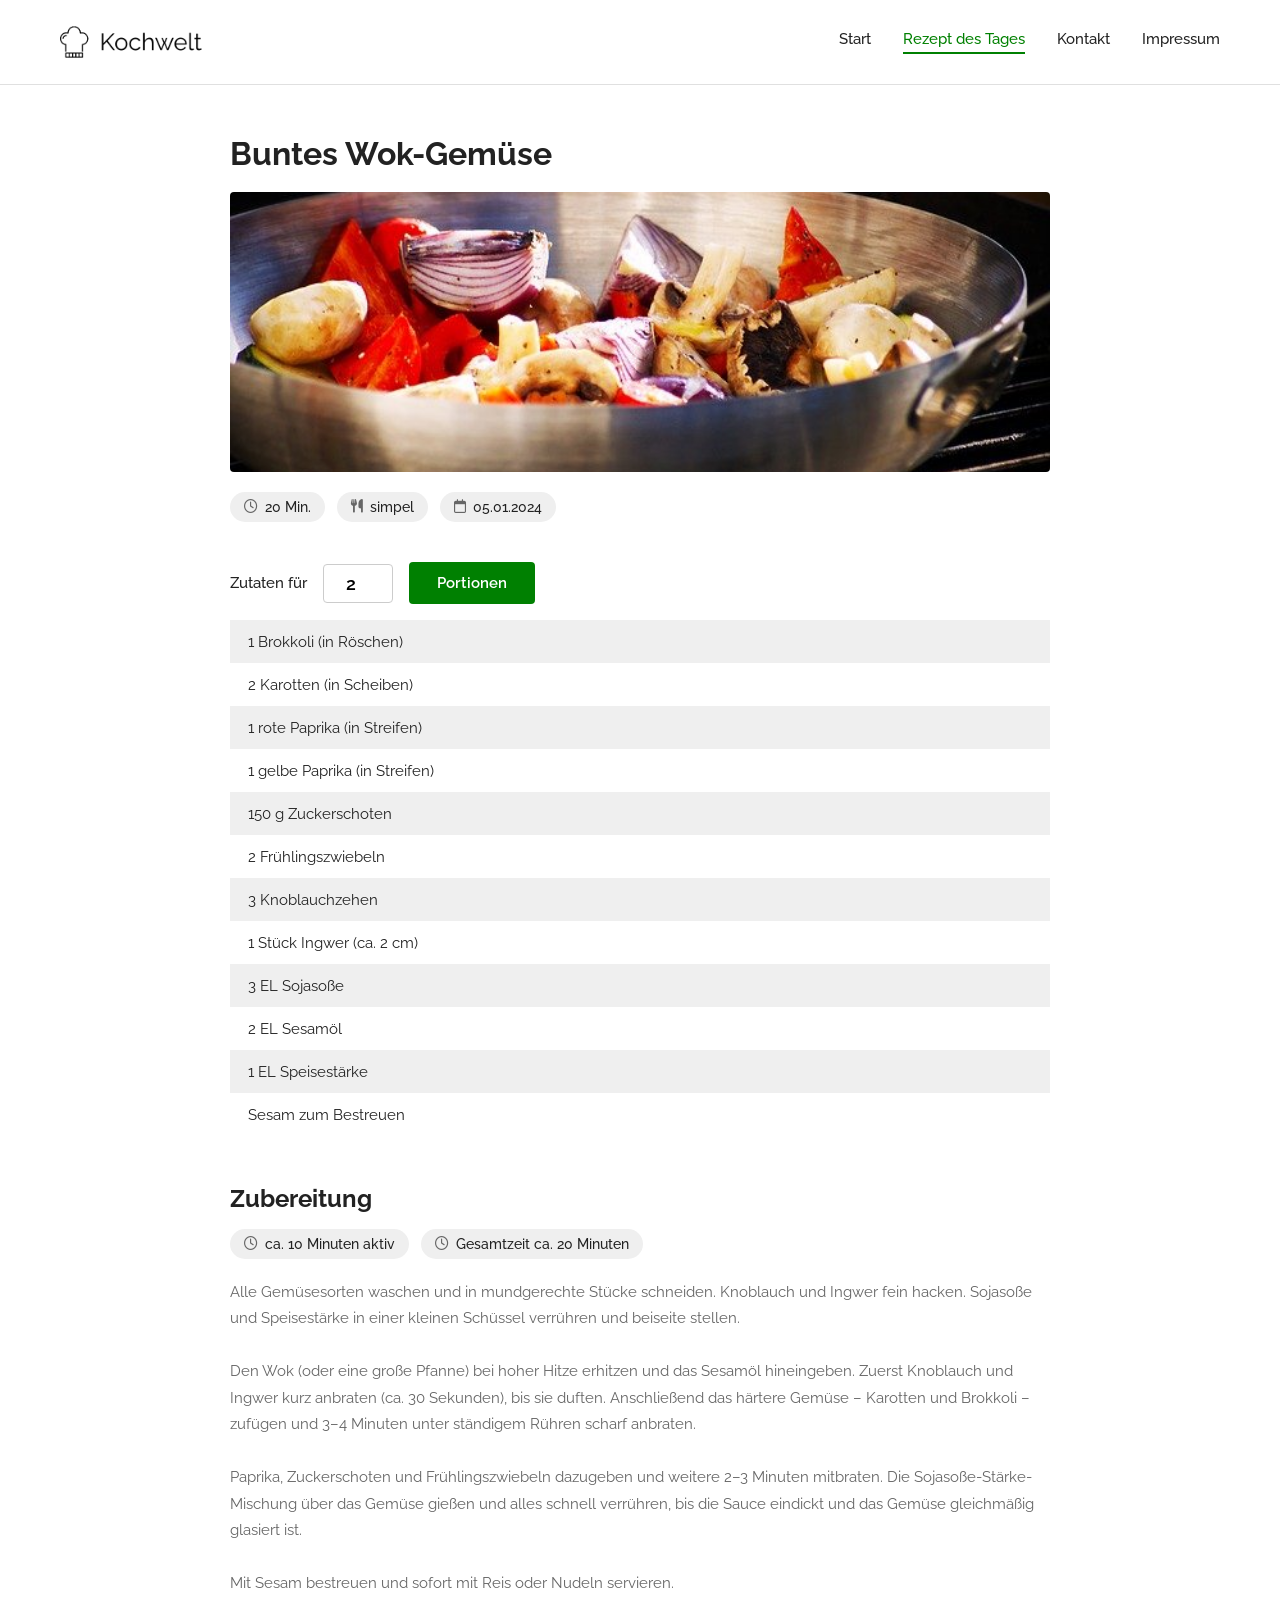
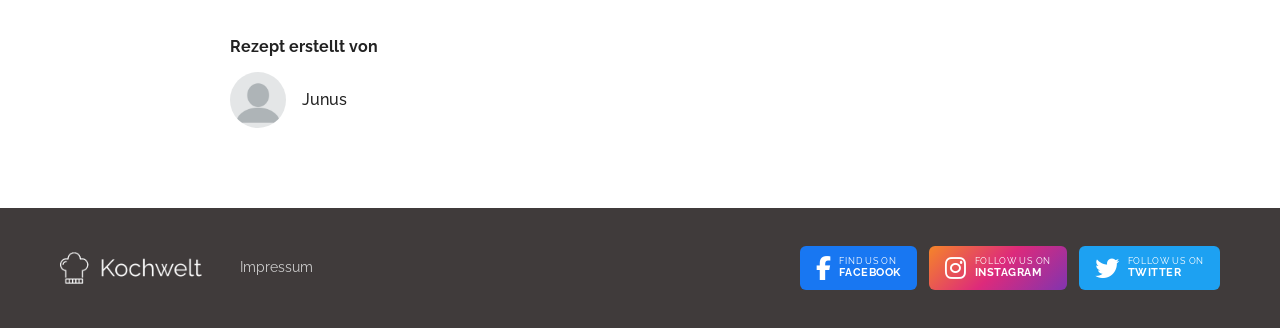
<file: rezept-wok.html>
<!DOCTYPE html>
<html lang="de">
<head>
  <meta charset="UTF-8" />
  <meta name="viewport" content="width=device-width, initial-scale=1.0" />
  <title>Kochwelt – Buntes Wok-Gemüse</title>
  <link rel="stylesheet" href="style.css" />
  <link rel="icon" type="image/x-icon" href="img/logo_small.png">
  <link rel="stylesheet" href="https://cdnjs.cloudflare.com/ajax/libs/font-awesome/6.5.0/css/all.min.css" />
</head>
<body>

  <!-- HEADER -->
  <header>
    <a href="index.html" class="logo">
      <img src="img/logo.png" alt="Kochwelt Logo" />
    </a>
    <button class="nav-toggle" aria-label="Menü öffnen" onclick="this.closest('header').querySelector('nav').classList.toggle('open')">
      <span></span>
      <span></span>
      <span></span>
    </button>
    <nav>
      <a href="index.html">Start</a>
      <a href="rezept-croissant.html" class="active">Rezept des Tages</a>
      <a href="kontakt.html">Kontakt</a>
      <a href="impressum.html">Impressum</a>
    </nav>
  </header>

  <!-- REZEPT DETAIL -->
  <main class="rezept-detail">

    <h1>Buntes Wok-Gemüse</h1>

    <img class="rezept-hero-img" src="img/wok.jpg" alt="Buntes Wok-Gemüse" />

    <!-- Meta-Chips -->
    <div class="rezept-meta">
      <span class="meta-chip">
        <i class="fa-regular fa-clock"></i>
        20 Min.
      </span>
      <span class="meta-chip">
        <i class="fa-solid fa-utensils"></i>
        simpel
      </span>
      <span class="meta-chip">
        <i class="fa-regular fa-calendar"></i>
        05.01.2024
      </span>
    </div>

    <!-- ZUTATEN -->
    <div class="zutaten-header">
      <label for="portionen">Zutaten für</label>
      <input type="number" id="portionen" class="portionen-input" value="2" min="1" />
      <button class="btn-green" onclick="berechneMengen()">Portionen</button>
    </div>

    <ul class="zutaten-list" id="zutaten">
      <li><span class="menge" data-base="1">1</span> Brokkoli (in Röschen)</li>
      <li><span class="menge" data-base="2">2</span> Karotten (in Scheiben)</li>
      <li><span class="menge" data-base="1">1</span> rote Paprika (in Streifen)</li>
      <li><span class="menge" data-base="1">1</span> gelbe Paprika (in Streifen)</li>
      <li><span class="menge" data-base="150">150</span> g Zuckerschoten</li>
      <li><span class="menge" data-base="2">2</span> Frühlingszwiebeln</li>
      <li><span class="menge" data-base="3">3</span> Knoblauchzehen</li>
      <li><span class="menge" data-base="1">1</span> Stück Ingwer (ca. 2 cm)</li>
      <li><span class="menge" data-base="3">3</span> EL Sojasoße</li>
      <li><span class="menge" data-base="2">2</span> EL Sesamöl</li>
      <li><span class="menge" data-base="1">1</span> EL Speisestärke</li>
      <li>Sesam zum Bestreuen</li>
    </ul>

    <!-- ZUBEREITUNG -->
    <div class="zubereitung">
      <h2>Zubereitung</h2>
      <div class="zubereitung-meta">
        <span class="meta-chip">
          <i class="fa-regular fa-clock"></i>
          ca. 10 Minuten aktiv
        </span>
        <span class="meta-chip">
          <i class="fa-regular fa-clock"></i>
          Gesamtzeit ca. 20 Minuten
        </span>
      </div>
      <p>
        Alle Gemüsesorten waschen und in mundgerechte Stücke schneiden. Knoblauch und Ingwer
        fein hacken. Sojasoße und Speisestärke in einer kleinen Schüssel verrühren und beiseite
        stellen.<br /><br />
        Den Wok (oder eine große Pfanne) bei hoher Hitze erhitzen und das Sesamöl hineingeben.
        Zuerst Knoblauch und Ingwer kurz anbraten (ca. 30 Sekunden), bis sie duften.
        Anschließend das härtere Gemüse – Karotten und Brokkoli – zufügen und 3–4 Minuten
        unter ständigem Rühren scharf anbraten.<br /><br />
        Paprika, Zuckerschoten und Frühlingszwiebeln dazugeben und weitere 2–3 Minuten mitbraten.
        Die Sojasoße-Stärke-Mischung über das Gemüse gießen und alles schnell verrühren, bis
        die Sauce eindickt und das Gemüse gleichmäßig glasiert ist.<br /><br />
        Mit Sesam bestreuen und sofort mit Reis oder Nudeln servieren.
      </p>
    </div>

    <!-- AUTOR -->
    <div class="rezept-autor">
      <h3>Rezept erstellt von</h3>
      <div class="autor-info">
        <img src="img/profile.png" alt="Autor Avatar" />
        <span>Junus</span>
      </div>
    </div>

  </main>

  <!-- FOOTER -->
  <footer>
    <div class="footer-left">
      <a href="index.html" class="logo">
        <img src="img/logo.png" alt="Kochwelt Logo" />
      </a>
      <a href="impressum.html" class="footer-impressum">Impressum</a>
    </div>
    <div class="social-links">
      <a href="https://www.facebook.com/?locale=de_DE" target="_blank" class="social-btn facebook">
        <i class="fa-brands fa-facebook-f"></i>
        <div><span class="find-text">Find us on</span>Facebook</div>
      </a>
      <a href="https://www.instagram.com/" target="_blank" class="social-btn instagram">
        <i class="fa-brands fa-instagram"></i>
        <div><span class="find-text">Follow us on</span>Instagram</div>
      </a>
      <a href="https://x.com/?lang=de" target="_blank" class="social-btn twitter">
        <i class="fa-brands fa-twitter"></i>
        <div><span class="find-text">Follow us on</span>Twitter</div>
      </a>
    </div>
  </footer>

  <script>
    const BASIS_PORTIONEN = 2;
    const input = document.getElementById('portionen');

    input.addEventListener('keydown', function(e) {
      const erlaubt = ['Backspace', 'Delete', 'ArrowLeft', 'ArrowRight', 'Tab'];
      if (erlaubt.includes(e.key)) return;
      if (!/^\d$/.test(e.key)) e.preventDefault();
    });

    input.addEventListener('input', function() {
      this.value = this.value.replace(/[^0-9]/g, '');
      if (this.value !== '') berechneMengen();
    });

    // Erst beim Verlassen: leeres Feld oder 0 auf 1 setzen
    input.addEventListener('blur', function() {
      if (this.value === '' || parseInt(this.value) < 1) {
        this.value = 1;
        berechneMengen();
      }
    });

    function berechneMengen() {
      const portionen = Math.max(1, parseInt(input.value) || 1);
      input.value = portionen;
      const faktor = portionen / BASIS_PORTIONEN;

      document.querySelectorAll('.menge').forEach(span => {
        const basis = parseFloat(span.dataset.base);
        const neu = basis * faktor;
        span.textContent = Number.isInteger(neu) ? neu : parseFloat(neu.toFixed(1));
      });
    }
  </script>

</body>
</html>
</file>
<file: style.css>
/* ===========================
   Kochwelt — Global Styles
   Font: Raleway (Google Fonts)
   =========================== */

@import url('https://fonts.googleapis.com/css2?family=Raleway:wght@300;400;500;600;700&display=swap');

*, *::before, *::after {
  box-sizing: border-box;
  margin: 0;
  padding: 0;
}

:root {
  --green:   #008001;
  --white:   #ffffff;
  --gray-bg: #efefef;
  --footer:  #403b3b;
  --text:    #222222;
  --muted:   #666666;
}

body {
  font-family: 'Raleway', sans-serif;
  color: var(--text);
  background: var(--white);
  min-width: 320px;
  min-height: 100vh;
  display: flex;
  flex-direction: column;
}

a {
  color: inherit;
  text-decoration: none;
}

img {
  display: block;
  max-width: 100%;
}

/* ===========================
   HEADER / NAV
   =========================== */

header {
  display: flex;
  align-items: center;
  justify-content: space-between;
  padding: 18px 60px;
  background: var(--white);
  border-bottom: 1px solid #e0e0e0;
}

.logo {
  display: flex;
  align-items: center;
  gap: 10px;
}

.logo img {
  height: 48px;
  width: auto;
}

.logo-text {
  font-size: 1.5rem;
  font-weight: 600;
  letter-spacing: 0.02em;
}

nav {
  display: flex;
  gap: 32px;
}

nav a {
  font-size: 0.95rem;
  font-weight: 500;
  color: var(--text);
  padding-bottom: 4px;
  border-bottom: 2px solid transparent;
  transition: border-color 0.2s;
}

nav a:hover {
  border-bottom-color: var(--green);
}

nav a.active {
  color: var(--green);
  border-bottom-color: var(--green);
}

/* ===========================
   FOOTER
   =========================== */

footer {
  background: var(--footer);
  color: #cccccc;
  padding: 36px 60px;
  display: flex;
  align-items: center;
  justify-content: space-between;
  margin-top: auto;
}

footer .logo img {
  filter: brightness(0) invert(1);
}

footer .logo-text {
  color: var(--white);
  font-size: 1.3rem;
}

.footer-left {
  display: flex;
  align-items: center;
  gap: 20px;
}

.footer-impressum {
  font-size: 0.85rem;
  color: #cccccc;
  border-bottom: 1px solid transparent;
  transition: border-color 0.2s, color 0.2s;
}

.footer-impressum:hover {
  color: var(--white);
  border-bottom-color: var(--white);
}

.social-links {
  display: flex;
  gap: 12px;
  align-items: center;
}

.social-btn {
  display: flex;
  align-items: center;
  gap: 8px;
  padding: 10px 16px;
  border-radius: 6px;
  font-size: 0.7rem;
  font-weight: 700;
  letter-spacing: 0.05em;
  color: var(--white);
  text-transform: uppercase;
  line-height: 1.2;
}

.social-btn .find-text {
  font-size: 0.55rem;
  font-weight: 400;
  text-transform: uppercase;
  display: block;
  letter-spacing: 0.08em;
}

.social-btn i {
  font-size: 1.5rem;
}

.social-btn.facebook  { background: #1877f2; }
.social-btn.instagram { background: linear-gradient(135deg, #f58529, #dd2a7b, #8134af); }
.social-btn.twitter   { background: #1da1f2; }

/* ===========================
   REZEPT DES TAGES — FEATURED
   =========================== */

.featured-recipe {
  display: flex;
  align-items: center;
  gap: 60px;
  padding: 60px 60px;
  background: var(--white);
  max-width: 1200px;
  margin: 0 auto;
}

.featured-recipe .recipe-img {
  width: 340px;
  height: 240px;
  object-fit: cover;
  border-radius: 4px;
  flex-shrink: 0;
}

.featured-recipe .recipe-info h1 {
  font-size: 1.8rem;
  font-weight: 700;
  margin-bottom: 16px;
}

.featured-recipe .recipe-info p {
  font-size: 0.95rem;
  line-height: 1.7;
  color: var(--muted);
  margin-bottom: 28px;
}

/* ===========================
   BUTTONS
   =========================== */

.btn-green {
  display: inline-block;
  background: var(--green);
  color: var(--white);
  padding: 12px 28px;
  font-family: 'Raleway', sans-serif;
  font-size: 0.95rem;
  font-weight: 600;
  border: none;
  border-radius: 4px;
  cursor: pointer;
  transition: background 0.2s;
}

.btn-green:hover {
  background: #006600;
}

/* ===========================
   LUST AUF WAS NEUES — CARDS
   =========================== */

.new-recipes {
  background: var(--gray-bg);
  padding: 60px;
  text-align: center;
}

.new-recipes h2 {
  font-size: 1.6rem;
  font-weight: 700;
  margin-bottom: 40px;
}

.recipe-cards {
  display: flex;
  justify-content: center;
  gap: 40px;
  max-width: 1100px;
  margin: 0 auto;
}

.recipe-card {
  display: flex;
  flex-direction: column;
  align-items: center;
  gap: 12px;
  cursor: pointer;
}

.recipe-card img {
  width: 200px;
  height: 160px;
  object-fit: cover;
  border-radius: 4px;
}

.recipe-card span {
  font-size: 0.9rem;
  font-weight: 500;
}

/* ===========================
   ARTICLE SECTION
   =========================== */

.article-section {
  padding: 60px 60px;
  max-width: 1200px;
  margin: 0 auto;
}

.article-section h2 {
  font-size: 1.6rem;
  font-weight: 700;
  text-align: center;
  margin-bottom: 36px;
}

.article-content {
  display: flex;
  align-items: center;
  gap: 60px;
}

.article-content p {
  font-size: 0.95rem;
  line-height: 1.75;
  color: var(--muted);
  flex: 1;
}

.article-content img {
  width: 220px;
  height: 170px;
  object-fit: cover;
  border-radius: 4px;
  flex-shrink: 0;
}

/* ===========================
   KONTAKT
   =========================== */

.kontakt-wrapper {
  min-height: calc(100vh - 80px - 120px);
  display: flex;
  align-items: center;
  justify-content: center;
  padding: 60px 20px;
}

.kontakt-card {
  background: var(--gray-bg);
  border-radius: 8px;
  padding: 40px 48px 48px;
  width: 100%;
  max-width: 440px;
}

.kontakt-card h2 {
  font-size: 1.4rem;
  font-weight: 700;
  margin-bottom: 28px;
}

.form-group {
  margin-bottom: 20px;
}

.form-group label {
  display: block;
  font-size: 0.88rem;
  font-weight: 500;
  margin-bottom: 6px;
  color: var(--muted);
}

.form-group input,
.form-group textarea {
  width: 100%;
  padding: 10px 12px;
  border: 1px solid #cccccc;
  border-radius: 4px;
  font-family: 'Raleway', sans-serif;
  font-size: 0.9rem;
  background: var(--white);
  outline: none;
  transition: border-color 0.2s;
}

.form-group input:focus,
.form-group textarea:focus {
  border-color: var(--green);
}

.form-group textarea {
  height: 180px;
  resize: vertical;
}

.form-submit {
  text-align: center;
  margin-top: 28px;
}

/* ===========================
   REZEPT DETAIL
   =========================== */

.rezept-detail {
  max-width: 900px;
  margin: 0 auto;
  padding: 50px 40px 80px;
}

.rezept-detail h1 {
  font-size: 2rem;
  font-weight: 700;
  margin-bottom: 20px;
}

.rezept-hero-img {
  width: 100%;
  height: 280px;
  object-fit: cover;
  border-radius: 4px;
  margin-bottom: 20px;
}

.rezept-meta {
  display: flex;
  gap: 12px;
  margin-bottom: 40px;
}

.meta-chip {
  display: flex;
  align-items: center;
  gap: 7px;
  background: var(--gray-bg);
  padding: 7px 14px;
  border-radius: 20px;
  font-size: 0.85rem;
  font-weight: 500;
}

.meta-chip i {
  font-size: 0.85rem;
  color: var(--muted);
}

/* Zutaten */

.zutaten-header {
  display: flex;
  align-items: center;
  gap: 16px;
  margin-bottom: 16px;
}

.zutaten-header label {
  font-size: 0.95rem;
  font-weight: 500;
}

.portionen-input {
  width: 70px;
  padding: 8px 10px;
  border: 1px solid #cccccc;
  border-radius: 4px;
  font-family: 'Raleway', sans-serif;
  font-size: 1.1rem;
  font-weight: 600;
  text-align: center;
  outline: none;
}

.zutaten-list {
  list-style: none;
  margin-bottom: 48px;
  border-radius: 4px;
}

.zutaten-list li {
  padding: 13px 18px;
  font-size: 0.92rem;
}

.zutaten-list li:nth-child(odd) {
  background: var(--gray-bg);
}

.zutaten-list li:nth-child(even) {
  background: var(--white);
}

/* Zubereitung */

.zubereitung h2 {
  font-size: 1.5rem;
  font-weight: 700;
  margin-bottom: 16px;
}

.zubereitung-meta {
  display: flex;
  gap: 12px;
  margin-bottom: 20px;
}

.zubereitung p {
  font-size: 0.92rem;
  line-height: 1.8;
  color: var(--muted);
  margin-bottom: 40px;
}

/* Autor */

.rezept-autor h3 {
  font-size: 1rem;
  font-weight: 700;
  margin-bottom: 16px;
}

.autor-info {
  display: flex;
  align-items: center;
  gap: 16px;
}

.autor-info img {
  width: 56px;
  height: 56px;
  border-radius: 50%;
  object-fit: cover;
}

.autor-info span {
  font-size: 1rem;
  font-weight: 500;
}

/* ===========================
   HERO
   =========================== */

.hero {
  background: var(--gray-bg);
  padding: 90px 60px;
  display: flex;
  align-items: center;
  justify-content: center;
  text-align: center;
}

.hero-content h1 {
  font-size: 2.4rem;
  font-weight: 700;
  margin-bottom: 16px;
}

.hero-content p {
  font-size: 1rem;
  color: var(--muted);
  margin-bottom: 32px;
  max-width: 520px;
}

/* ===========================
   SHOWCASE (alternierend)
   =========================== */

.showcase-section {
  padding: 70px 0;
}

.bg-white { background: var(--white); }
.bg-gray  { background: var(--gray-bg); }

.showcase {
  display: flex;
  align-items: center;
  gap: 70px;
  max-width: 1100px;
  margin: 0 auto;
  padding: 0 60px;
}

.showcase-reverse {
  flex-direction: row-reverse;
}

.showcase img {
  width: 420px;
  height: 280px;
  object-fit: cover;
  border-radius: 6px;
  flex-shrink: 0;
}

.showcase-text {
  flex: 1;
}

.showcase-tag {
  display: inline-block;
  background: var(--green);
  color: var(--white);
  font-size: 0.75rem;
  font-weight: 600;
  letter-spacing: 0.08em;
  text-transform: uppercase;
  padding: 4px 12px;
  border-radius: 20px;
  margin-bottom: 14px;
}

.showcase-text h2 {
  font-size: 1.8rem;
  font-weight: 700;
  margin-bottom: 14px;
}

.showcase-text p {
  font-size: 0.95rem;
  line-height: 1.75;
  color: var(--muted);
  margin-bottom: 28px;
}

/* ===========================
   SCROLL ANIMATIONS
   =========================== */

.fly-left,
.fly-right,
.fly-up {
  opacity: 0;
  transition: opacity 0.7s ease, transform 0.7s ease;
}

.fly-left  { transform: translateX(-60px); }
.fly-right { transform: translateX(60px); }
.fly-up    { transform: translateY(40px); }

.fly-left.visible,
.fly-right.visible,
.fly-up.visible {
  opacity: 1;
  transform: translate(0);
}

.recipe-cards .fly-left  { transition-delay: 0s; }
.recipe-cards .fly-up    { transition-delay: 0.15s; }
.recipe-cards .fly-right { transition-delay: 0.3s; }

/* ===========================
   IMPRESSUM
   =========================== */

.impressum-wrapper {
  max-width: 760px;
  margin: 60px auto 80px;
  padding: 0 40px;
}

.impressum-wrapper h1 {
  font-size: 2rem;
  font-weight: 700;
  margin-bottom: 32px;
}

.impressum-wrapper h2 {
  font-size: 1.1rem;
  font-weight: 700;
  margin: 28px 0 8px;
}

.impressum-wrapper p,
.impressum-wrapper a {
  font-size: 0.93rem;
  line-height: 1.75;
  color: var(--muted);
}

.impressum-wrapper a {
  color: var(--green);
  text-decoration: underline;
}

/* ===========================
   HAMBURGER BUTTON (desktop: hidden)
   =========================== */

.nav-toggle {
  display: none;
  flex-direction: column;
  justify-content: center;
  gap: 5px;
  cursor: pointer;
  background: none;
  border: none;
  padding: 6px;
}

.nav-toggle span {
  display: block;
  width: 24px;
  height: 2px;
  background: var(--text);
  border-radius: 2px;
  transition: all 0.3s;
}

/* ===========================
   RESPONSIVE — max 800px
   =========================== */

@media (max-width: 800px) {

  /* --- Header --- */
  header {
    padding: 14px 20px;
    position: relative;
  }

  .logo-text {
    display: none;
  }

  .nav-toggle {
    display: flex;
  }

  nav {
    display: none;
    flex-direction: column;
    gap: 0;
    position: absolute;
    top: 100%;
    left: 0;
    right: 0;
    background: var(--white);
    border-top: 1px solid #e0e0e0;
    box-shadow: 0 6px 16px rgba(0,0,0,0.1);
    z-index: 200;
  }

  nav.open {
    display: flex;
  }

  nav a {
    padding: 14px 20px;
    border-bottom: 1px solid #f0f0f0;
    font-size: 1rem;
    font-weight: 500;
  }

  nav a:last-child {
    border-bottom: none;
  }

  /* --- Hero --- */
  .hero {
    padding: 50px 20px;
  }

  .hero-content h1 {
    font-size: 1.7rem;
  }

  .hero-content p {
    font-size: 0.9rem;
    max-width: 100%;
  }

  /* --- Showcase --- */
  .showcase-section {
    padding: 36px 0;
  }

  .showcase,
  .showcase.showcase-reverse {
    flex-direction: column !important;
    gap: 22px;
    padding: 0 20px;
  }

  .showcase img {
    width: 100%;
    height: 210px;
    flex-shrink: unset;
  }

  .showcase-text {
    text-align: center;
  }

  .showcase-text h2 {
    font-size: 1.4rem;
  }

  .showcase-text p {
    font-size: 0.9rem;
    margin-bottom: 20px;
  }

  /* --- New Recipes / Cards --- */
  .new-recipes {
    padding: 40px 20px;
  }

  .new-recipes h2 {
    font-size: 1.3rem;
    margin-bottom: 28px;
  }

  .recipe-cards {
    flex-direction: column;
    align-items: center;
    gap: 24px;
  }

  .recipe-card img {
    width: 100%;
    max-width: 300px;
    height: 180px;
  }

  /* --- Featured Recipe --- */
  .featured-recipe {
    flex-direction: column;
    padding: 30px 20px;
    gap: 22px;
  }

  .featured-recipe .recipe-img {
    width: 100%;
    height: 210px;
    flex-shrink: unset;
  }

  .featured-recipe .recipe-info h1 {
    font-size: 1.5rem;
  }

  /* --- Article Section --- */
  .article-section {
    padding: 36px 20px;
  }

  .article-section h2 {
    font-size: 1.3rem;
    margin-bottom: 24px;
  }

  .article-content {
    flex-direction: column;
    gap: 22px;
  }

  .article-content img {
    width: 100%;
    height: 180px;
    flex-shrink: unset;
  }

  /* --- Rezept Detail --- */
  .rezept-detail {
    padding: 28px 20px 50px;
  }

  .rezept-detail h1 {
    font-size: 1.5rem;
  }

  .rezept-hero-img {
    height: 200px;
  }

  .rezept-meta {
    flex-wrap: wrap;
    gap: 8px;
  }

  .zubereitung-meta {
    flex-wrap: wrap;
    gap: 8px;
  }

  /* --- Kontakt --- */
  .kontakt-card {
    padding: 28px 20px 36px;
  }

  .kontakt-card h2 {
    font-size: 1.2rem;
  }

  /* --- Impressum --- */
  .impressum-wrapper {
    margin: 36px auto 56px;
    padding: 0 20px;
  }

  .impressum-wrapper h1 {
    font-size: 1.6rem;
  }

  /* --- Footer --- */
  footer {
    padding: 24px 20px;
    flex-direction: column;
    gap: 16px;
    text-align: center;
  }

  .social-links {
    gap: 10px;
    justify-content: center;
  }

  .social-btn div {
    display: none;
  }

  .social-btn {
    padding: 10px 14px;
    border-radius: 8px;
  }

  .social-btn i {
    font-size: 1.4rem;
  }

}
</file>
